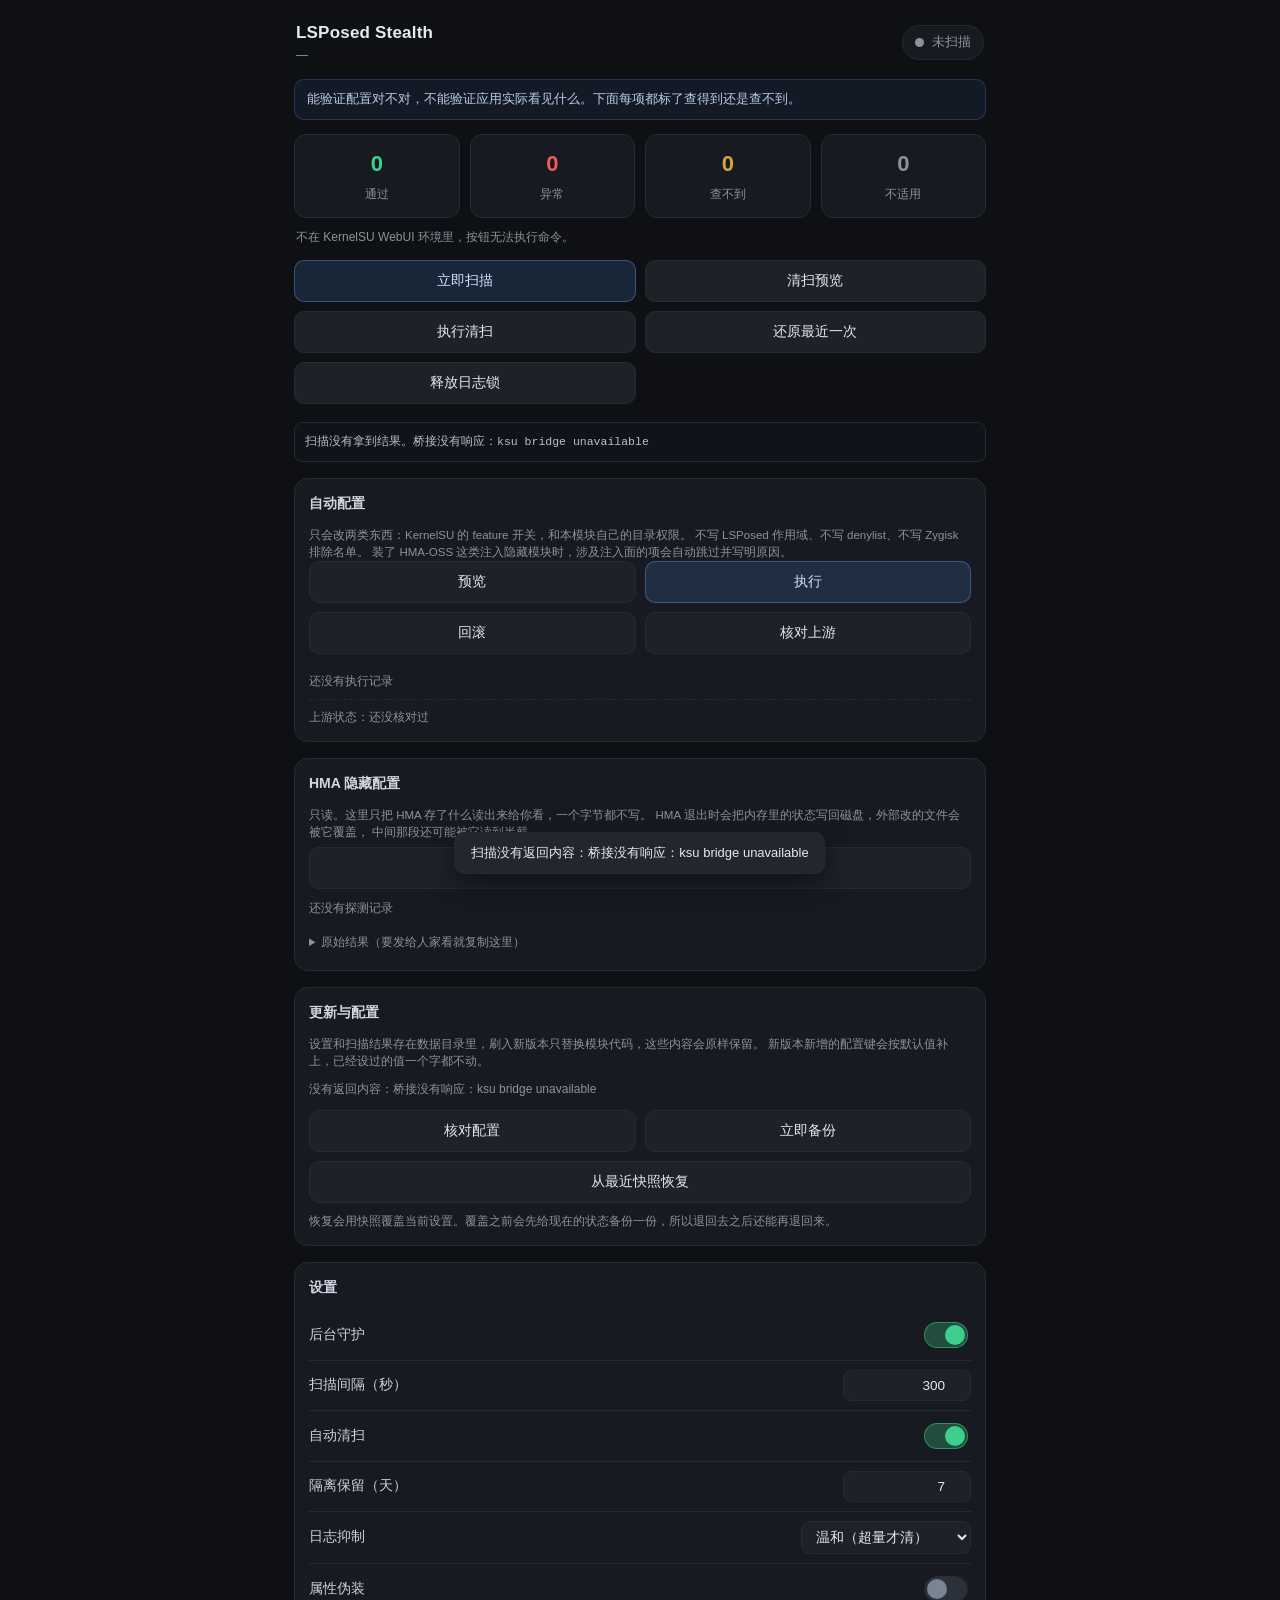
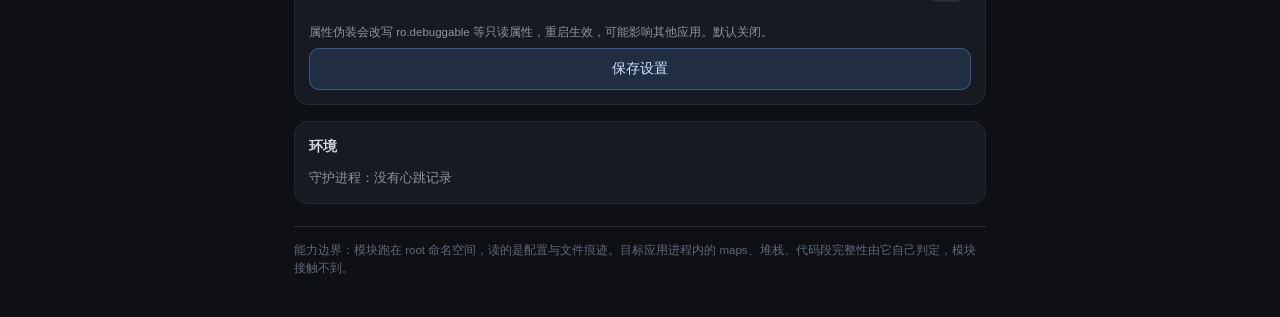
<file: webroot/index.html>
<!DOCTYPE html>
<html lang="zh-CN">
<head>
<meta charset="utf-8">
<meta name="viewport" content="width=device-width, initial-scale=1, viewport-fit=cover">
<title>LSPosed Stealth</title>
<link rel="stylesheet" href="style.css">
</head>
<body>

<header class="top">
  <div class="brand">
    <span class="title">LSPosed Stealth</span>
    <span class="sub" id="mod-version">—</span>
  </div>
  <div class="light" id="light" data-level="unknown">
    <span class="dot"></span>
    <span class="light-text" id="light-text">未扫描</span>
  </div>
</header>

<div class="note">
  能验证配置对不对，不能验证应用实际看见什么。下面每项都标了查得到还是查不到。
</div>

<section class="stats" id="stats">
  <div class="stat"><span class="num ok" id="n-ok">0</span><span class="lbl">通过</span></div>
  <div class="stat"><span class="num bad" id="n-bad">0</span><span class="lbl">异常</span></div>
  <div class="stat"><span class="num unknown" id="n-unk">0</span><span class="lbl">查不到</span></div>
  <div class="stat"><span class="num na" id="n-na">0</span><span class="lbl">不适用</span></div>
</section>

<div class="meta" id="meta">还没有扫描记录</div>

<section class="actions">
  <button id="btn-scan" class="primary">立即扫描</button>
  <button id="btn-scrub-preview">清扫预览</button>
  <button id="btn-scrub">执行清扫</button>
  <button id="btn-restore">还原最近一次</button>
  <button id="btn-release">释放日志锁</button>
</section>

<main id="targets" class="targets"></main>

<section class="panel">
  <h2>自动配置</h2>

  <p class="hint">
    只会改两类东西：KernelSU 的 feature 开关，和本模块自己的目录权限。
    不写 LSPosed 作用域、不写 denylist、不写 Zygisk 排除名单。
    装了 HMA-OSS 这类注入隐藏模块时，涉及注入面的项会自动跳过并写明原因。
  </p>

  <div class="actions ac">
    <button id="btn-ac-preview">预览</button>
    <button id="btn-ac-apply" class="primary">执行</button>
    <button id="btn-ac-rollback">回滚</button>
    <button id="btn-ac-upstream">核对上游</button>
  </div>

  <div class="ac-summary" id="ac-summary">还没有执行记录</div>
  <div class="ac-list" id="ac-list"></div>
  <div class="ac-upstream" id="ac-upstream">上游状态：还没核对过</div>
</section>

<section class="panel">
  <h2>HMA 隐藏配置</h2>

  <p class="hint">
    只读。这里只把 HMA 存了什么读出来给你看，一个字节都不写。
    HMA 退出时会把内存里的状态写回磁盘，外部改的文件会被它覆盖，
    中间那段还可能被它读到半截。
  </p>

  <button id="btn-hma" class="wide">探测 HMA 配置</button>

  <div class="hma-summary" id="hma-summary">还没有探测记录</div>
  <div class="hma-body" id="hma-body"></div>

  <details class="hma-raw-wrap">
    <summary>原始结果（要发给人家看就复制这里）</summary>
    <div class="raw" id="hma-raw"></div>
  </details>
</section>

<section class="panel">
  <h2>更新与配置</h2>

  <p class="hint">
    设置和扫描结果存在数据目录里，刷入新版本只替换模块代码，这些内容会原样保留。
    新版本新增的配置键会按默认值补上，已经设过的值一个字都不动。
  </p>

  <div class="mig-summary" id="mig-summary">还没有核对</div>
  <div class="mig-body" id="mig-body"></div>

  <div class="actions mig">
    <button id="btn-mig-check">核对配置</button>
    <button id="btn-mig-snapshot">立即备份</button>
    <button id="btn-mig-restore" class="mig-wide">从最近快照恢复</button>
  </div>

  <p class="hint" id="mig-note">
    恢复会用快照覆盖当前设置。覆盖之前会先给现在的状态备份一份，所以退回去之后还能再退回来。
  </p>
</section>

<section class="panel">
  <h2>设置</h2>

  <div class="row">
    <label for="cfg-daemon">后台守护</label>
    <input type="checkbox" id="cfg-daemon">
  </div>

  <div class="row">
    <label for="cfg-interval">扫描间隔（秒）</label>
    <input type="number" id="cfg-interval" min="60" step="60">
  </div>

  <div class="row">
    <label for="cfg-scrub">自动清扫</label>
    <input type="checkbox" id="cfg-scrub">
  </div>

  <div class="row">
    <label for="cfg-keep">隔离保留（天）</label>
    <input type="number" id="cfg-keep" min="1" step="1">
  </div>

  <div class="row">
    <label for="cfg-mute">日志抑制</label>
    <select id="cfg-mute">
      <option value="gentle">温和（超量才清）</option>
      <option value="aggressive">激进（加不可变锁）</option>
      <option value="off">关闭</option>
    </select>
  </div>

  <div class="row">
    <label for="cfg-prop">属性伪装</label>
    <input type="checkbox" id="cfg-prop">
  </div>

  <p class="hint">属性伪装会改写 ro.debuggable 等只读属性，重启生效，可能影响其他应用。默认关闭。</p>

  <button id="btn-save" class="primary wide">保存设置</button>
</section>

<section class="panel">
  <h2>环境</h2>
  <div class="env" id="env"></div>
  <p class="hint" id="ceiling" hidden></p>
  <div class="env" id="heartbeat"></div>
</section>

<footer>
  <p>能力边界：模块跑在 root 命名空间，读的是配置与文件痕迹。目标应用进程内的 maps、堆栈、代码段完整性由它自己判定，模块接触不到。</p>
</footer>

<div id="toast" class="toast" hidden></div>

<script src="app.js"></script>
</body>
</html>
</file>
<file: webroot/style.css>
:root {
  --bg: #0e1014;
  --card: #171a20;
  --card-2: #1d2128;
  --line: #262b33;
  --text: #e6e9ef;
  --dim: #8b93a1;
  --ok: #3ecf8e;
  --bad: #ef5b5b;
  --unknown: #d6a243;
  --accent: #5b9cf5;
}

* { box-sizing: border-box; -webkit-tap-highlight-color: transparent; }

html, body {
  margin: 0;
  padding: 0;
  background: var(--bg);
  color: var(--text);
  font-family: -apple-system, "Segoe UI", "Noto Sans CJK SC", "Source Han Sans SC", sans-serif;
  font-size: 15px;
  line-height: 1.55;
}

body {
  padding: 14px 14px 40px;
  max-width: 720px;
  margin: 0 auto;
}

.top {
  display: flex;
  align-items: center;
  justify-content: space-between;
  gap: 12px;
  padding: 6px 2px 14px;
}

.brand { display: flex; flex-direction: column; }
.title { font-size: 17px; font-weight: 650; letter-spacing: .2px; }
.sub { color: var(--dim); font-size: 12px; }

.light {
  display: flex;
  align-items: center;
  gap: 8px;
  padding: 6px 12px;
  border: 1px solid var(--line);
  border-radius: 999px;
  background: var(--card);
  font-size: 13px;
}
.light .dot {
  width: 9px; height: 9px; border-radius: 50%;
  background: var(--dim);
}
.light[data-level="green"] .dot { background: var(--ok); box-shadow: 0 0 10px rgba(62,207,142,.55); }
.light[data-level="yellow"] .dot { background: var(--unknown); box-shadow: 0 0 10px rgba(214,162,67,.55); }
.light[data-level="red"] .dot { background: var(--bad); box-shadow: 0 0 10px rgba(239,91,91,.55); }
.light-text { color: var(--dim); }
.light[data-level="green"] .light-text { color: var(--ok); }
.light[data-level="yellow"] .light-text { color: var(--unknown); }
.light[data-level="red"] .light-text { color: var(--bad); }

.note {
  background: rgba(91,156,245,.08);
  border: 1px solid rgba(91,156,245,.22);
  color: #b9cbe8;
  border-radius: 10px;
  padding: 10px 12px;
  font-size: 12.5px;
  margin-bottom: 14px;
}

.stats {
  display: grid;
  grid-template-columns: repeat(4, 1fr);
  gap: 10px;
  margin-bottom: 10px;
}
@media (max-width: 380px) {
  .stats { grid-template-columns: repeat(2, 1fr); }
}
.stat {
  background: var(--card);
  border: 1px solid var(--line);
  border-radius: 12px;
  padding: 12px 8px;
  text-align: center;
}
.stat .num { display: block; font-size: 22px; font-weight: 650; }
.stat .lbl { color: var(--dim); font-size: 12px; }
.num.ok { color: var(--ok); }
.num.bad { color: var(--bad); }
.num.unknown { color: var(--unknown); }
.num.na { color: var(--dim); }

.meta {
  color: var(--dim);
  font-size: 12px;
  margin: 6px 2px 14px;
}

.actions {
  display: grid;
  grid-template-columns: repeat(2, 1fr);
  gap: 9px;
  margin-bottom: 18px;
}
.actions button { width: 100%; }

button {
  appearance: none;
  border: 1px solid var(--line);
  background: var(--card-2);
  color: var(--text);
  border-radius: 10px;
  padding: 11px 14px;
  font-size: 14px;
  font-family: inherit;
  transition: opacity .15s, transform .1s;
}
button:active { transform: scale(.985); opacity: .8; }
button:disabled { opacity: .45; }
button.primary {
  background: rgba(91,156,245,.16);
  border-color: rgba(91,156,245,.4);
  color: #cfe0ff;
}
button.wide { width: 100%; margin-top: 6px; }

.targets { display: flex; flex-direction: column; gap: 12px; }

.card {
  background: var(--card);
  border: 1px solid var(--line);
  border-radius: 14px;
  overflow: hidden;
}
.card-head {
  display: flex;
  align-items: center;
  justify-content: space-between;
  padding: 13px 14px;
  border-bottom: 1px solid var(--line);
}
.card-title { font-weight: 600; font-size: 14.5px; }
.card-pkg { color: var(--dim); font-size: 11.5px; margin-top: 2px; }
.badge {
  font-size: 11px;
  padding: 3px 9px;
  border-radius: 999px;
  border: 1px solid var(--line);
  color: var(--dim);
}

.check {
  padding: 12px 14px;
  border-bottom: 1px solid var(--line);
}
.check:last-child { border-bottom: none; }

.check-head {
  display: flex;
  align-items: center;
  gap: 9px;
}
.check-head .dot {
  width: 8px; height: 8px; border-radius: 50%; flex: none;
}
.dot.ok { background: var(--ok); }
.dot.bad { background: var(--bad); }
.dot.unknown { background: var(--unknown); }
.dot.na { background: #6b7280; }

.check-name { font-size: 14px; }
.check-state {
  margin-left: auto;
  font-size: 11.5px;
  color: var(--dim);
}

.check-detail {
  color: #a9b1bf;
  font-size: 12.5px;
  margin: 7px 0 0 17px;
  word-break: break-word;
}
.check-fix {
  margin: 7px 0 0 17px;
  font-size: 12.5px;
  color: #cbb98e;
  background: rgba(214,162,67,.08);
  border-left: 2px solid rgba(214,162,67,.45);
  border-radius: 0 6px 6px 0;
  padding: 7px 10px;
}
.check-fix[hidden] { display: none; }

.panel {
  background: var(--card);
  border: 1px solid var(--line);
  border-radius: 14px;
  padding: 14px;
  margin-top: 16px;
}
.panel h2 {
  font-size: 14px;
  font-weight: 600;
  margin: 0 0 12px;
  color: #cfd6e2;
}

.row {
  display: flex;
  align-items: center;
  justify-content: space-between;
  gap: 12px;
  padding: 9px 0;
  border-bottom: 1px solid var(--line);
}
.row:last-of-type { border-bottom: none; }
.row label { font-size: 13.5px; color: #ccd3df; }

input[type="number"], select {
  background: var(--card-2);
  border: 1px solid var(--line);
  color: var(--text);
  border-radius: 8px;
  padding: 7px 10px;
  font-size: 13.5px;
  font-family: inherit;
  width: 128px;
  text-align: right;
}
select { width: 170px; text-align: left; }

input[type="checkbox"] {
  appearance: none;
  width: 44px; height: 26px;
  border-radius: 999px;
  background: #2b3039;
  border: 1px solid var(--line);
  position: relative;
  transition: background .18s;
  flex: none;
}
input[type="checkbox"]::after {
  content: "";
  position: absolute;
  top: 2px; left: 2px;
  width: 20px; height: 20px;
  border-radius: 50%;
  background: #7b8494;
  transition: transform .18s, background .18s;
}
input[type="checkbox"]:checked { background: rgba(62,207,142,.28); border-color: rgba(62,207,142,.5); }
input[type="checkbox"]:checked::after { transform: translateX(18px); background: var(--ok); }

.hint {
  color: var(--dim);
  font-size: 11.5px;
  margin: 10px 0 0;
  line-height: 1.5;
}

.env { color: var(--dim); font-size: 12.5px; }
.env + .env { margin-top: 4px; }

footer {
  margin-top: 22px;
  color: #5f6878;
  font-size: 11.5px;
  line-height: 1.6;
  border-top: 1px solid var(--line);
  padding-top: 14px;
}
footer p { margin: 0; }

.toast {
  position: fixed;
  left: 50%;
  bottom: 26px;
  transform: translateX(-50%);
  background: #22262e;
  border: 1px solid var(--line);
  color: var(--text);
  padding: 10px 16px;
  border-radius: 10px;
  font-size: 13px;
  max-width: 86vw;
  box-shadow: 0 8px 26px rgba(0,0,0,.5);
  z-index: 50;
}
.toast[hidden] { display: none; }

.spinner {
  display: inline-block;
  width: 12px; height: 12px;
  border: 2px solid rgba(255,255,255,.25);
  border-top-color: #fff;
  border-radius: 50%;
  animation: spin .8s linear infinite;
  vertical-align: -1px;
  margin-right: 6px;
}
@keyframes spin { to { transform: rotate(360deg); } }

.raw {
  font-family: ui-monospace, "Cascadia Mono", Consolas, monospace;
  font-size: 11.5px;
  color: #b7bfcc;
  background: #10131a;
  border: 1px solid var(--line);
  border-radius: 8px;
  padding: 10px;
  white-space: pre-wrap;
  word-break: break-all;
  max-height: 240px;
  overflow: auto;
}

/* ---------- autoconfig panel ---------- */
.ac-list {
  margin-top: 12px;
  border: 1px solid var(--line);
  border-radius: 12px;
  overflow: hidden;
}
.ac-list:empty { display: none; }

.ac-summary {
  color: var(--dim);
  font-size: 12px;
  margin-top: 10px;
  line-height: 1.6;
}

.ac-upstream {
  color: var(--dim);
  font-size: 12px;
  margin-top: 8px;
  padding-top: 8px;
  border-top: 1px dashed var(--line);
  word-break: break-word;
}

/* ---------- HMA probe panel ---------- */
.hma-summary {
  color: var(--dim);
  font-size: 12px;
  margin-top: 10px;
  line-height: 1.6;
  word-break: break-word;
}

.hma-body { margin-top: 8px; }
.hma-body:empty { display: none; }

.hma-row {
  display: flex;
  align-items: baseline;
  justify-content: space-between;
  gap: 10px;
  padding: 6px 0;
  font-size: 12.5px;
}

.hma-k {
  font-family: ui-monospace, "Cascadia Mono", Consolas, monospace;
  font-size: 12px;
  color: #ccd3df;
  word-break: break-all;
}

.hma-v { flex: 0 0 auto; font-size: 12px; }
.hma-v.ok { color: var(--ok); }
.hma-v.dim { color: var(--dim); }

.hma-dir {
  font-family: ui-monospace, "Cascadia Mono", Consolas, monospace;
  font-size: 11px;
  color: #8b93a3;
  margin-top: 12px;
  padding-top: 8px;
  border-top: 1px dashed var(--line);
  word-break: break-all;
}

.hma-file {
  display: flex;
  align-items: baseline;
  justify-content: space-between;
  gap: 10px;
  margin-top: 6px;
}

.hma-fn {
  font-family: ui-monospace, "Cascadia Mono", Consolas, monospace;
  font-size: 12px;
  color: #ccd3df;
  word-break: break-all;
}

.hma-fs { flex: 0 0 auto; color: var(--dim); font-size: 11px; }

.hma-head {
  font-family: ui-monospace, "Cascadia Mono", Consolas, monospace;
  font-size: 11px;
  color: #8b93a3;
  background: #10131a;
  border: 1px solid var(--line);
  border-radius: 6px;
  padding: 6px 8px;
  margin-top: 4px;
  white-space: pre-wrap;
  word-break: break-all;
  max-height: 96px;
  overflow: auto;
}

.hma-raw-wrap { margin-top: 12px; }

.hma-raw-wrap summary {
  color: var(--dim);
  font-size: 11.5px;
  cursor: pointer;
  padding: 4px 0;
}

.hma-raw-wrap .raw { margin-top: 6px; }

/* ---------- update and config ---------- */
.mig-summary {
  color: var(--dim);
  font-size: 12px;
  margin: 10px 0 0;
  line-height: 1.5;
}

.mig-body { margin-top: 6px; }
.mig-body:empty { display: none; }

.mig-row {
  display: flex;
  align-items: baseline;
  justify-content: space-between;
  gap: 10px;
  padding: 6px 0;
  font-size: 12.5px;
}

.mig-k {
  font-family: ui-monospace, "Cascadia Mono", Consolas, monospace;
  font-size: 12px;
  color: #ccd3df;
  flex: 0 0 auto;
}

.mig-v {
  flex: 0 1 auto;
  font-size: 12px;
  text-align: right;
  word-break: break-word;
}
.mig-v.ok { color: var(--ok); }
.mig-v.dim { color: var(--dim); }
.mig-v.warn { color: var(--unknown); }

.actions.mig {
  grid-template-columns: repeat(2, 1fr);
  margin-top: 12px;
  margin-bottom: 0;
}
.actions.mig .mig-wide { grid-column: 1 / -1; }

/* Below 380px the label and the value cannot share a line without shrinking
   one of them, so the value drops underneath instead of squeezing. */
@media (max-width: 380px) {
  .mig-row { flex-wrap: wrap; }
  .mig-v { text-align: left; }
}
</file>
